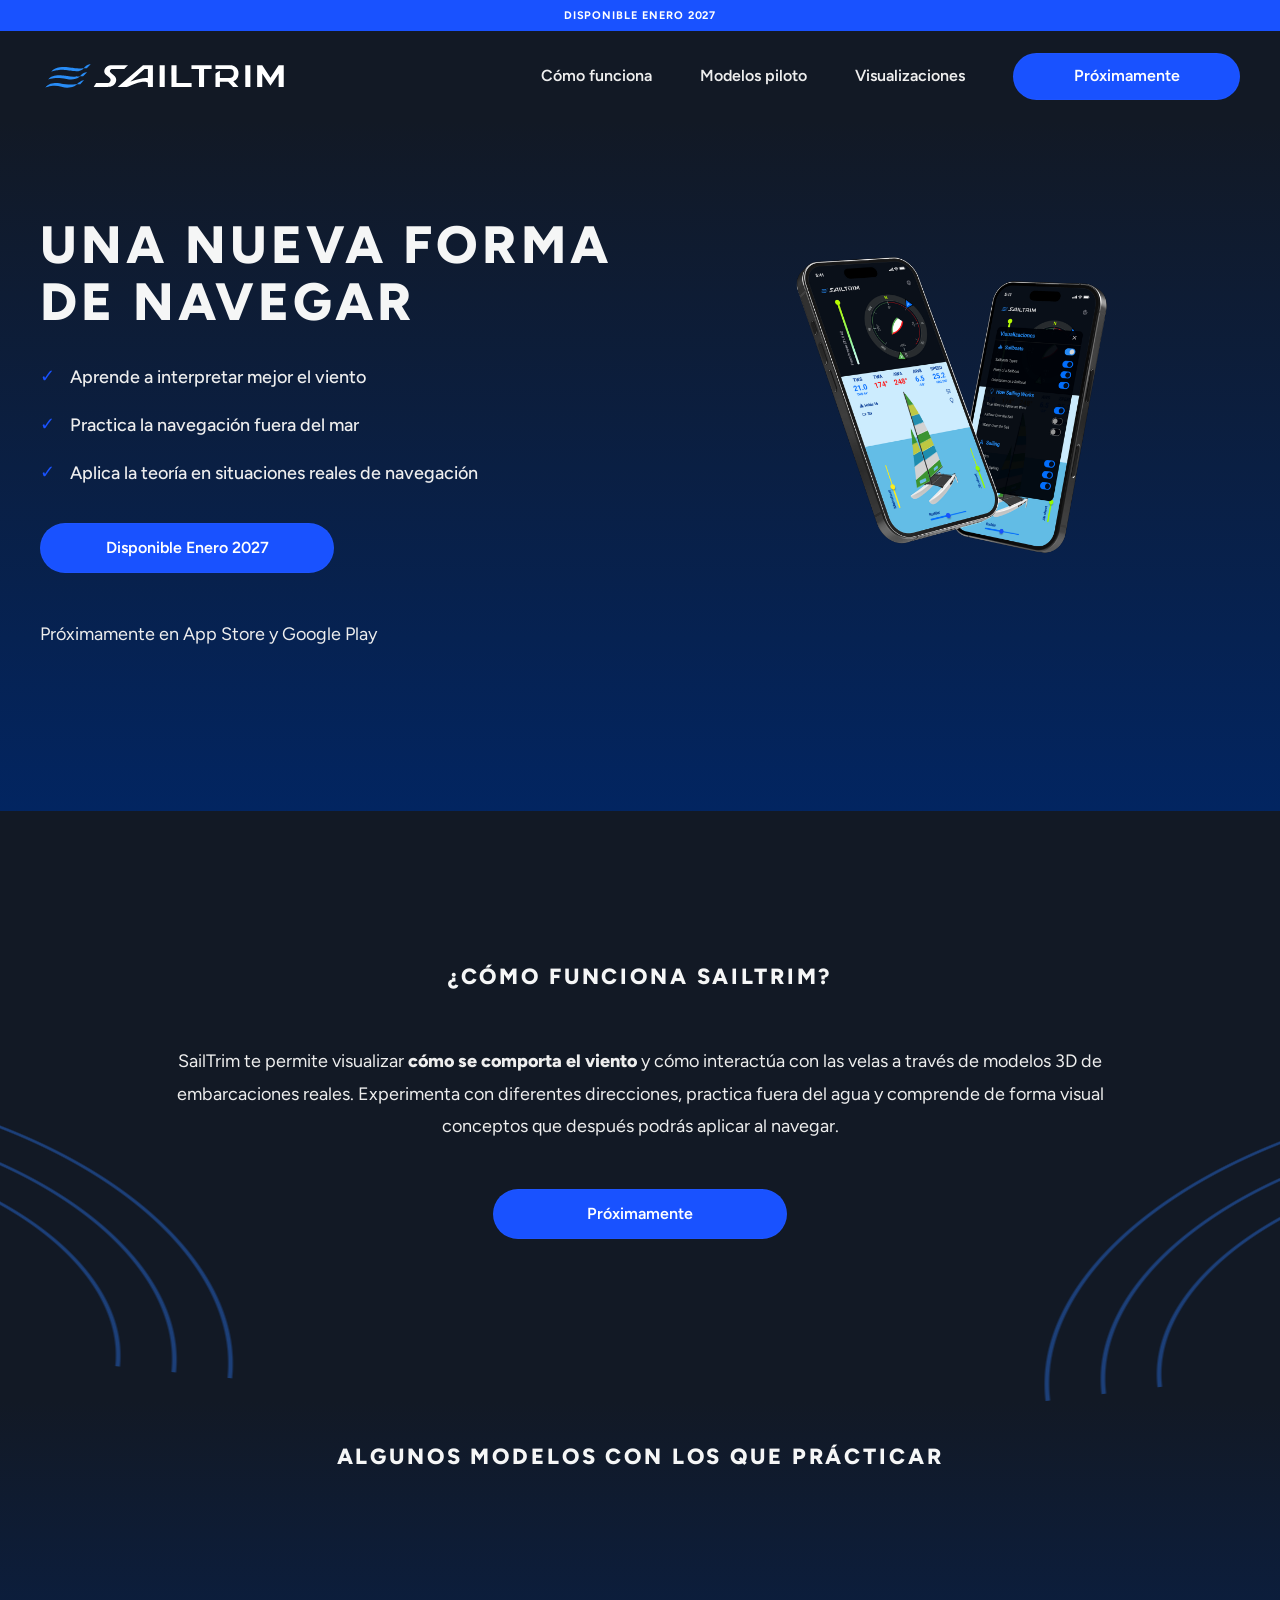
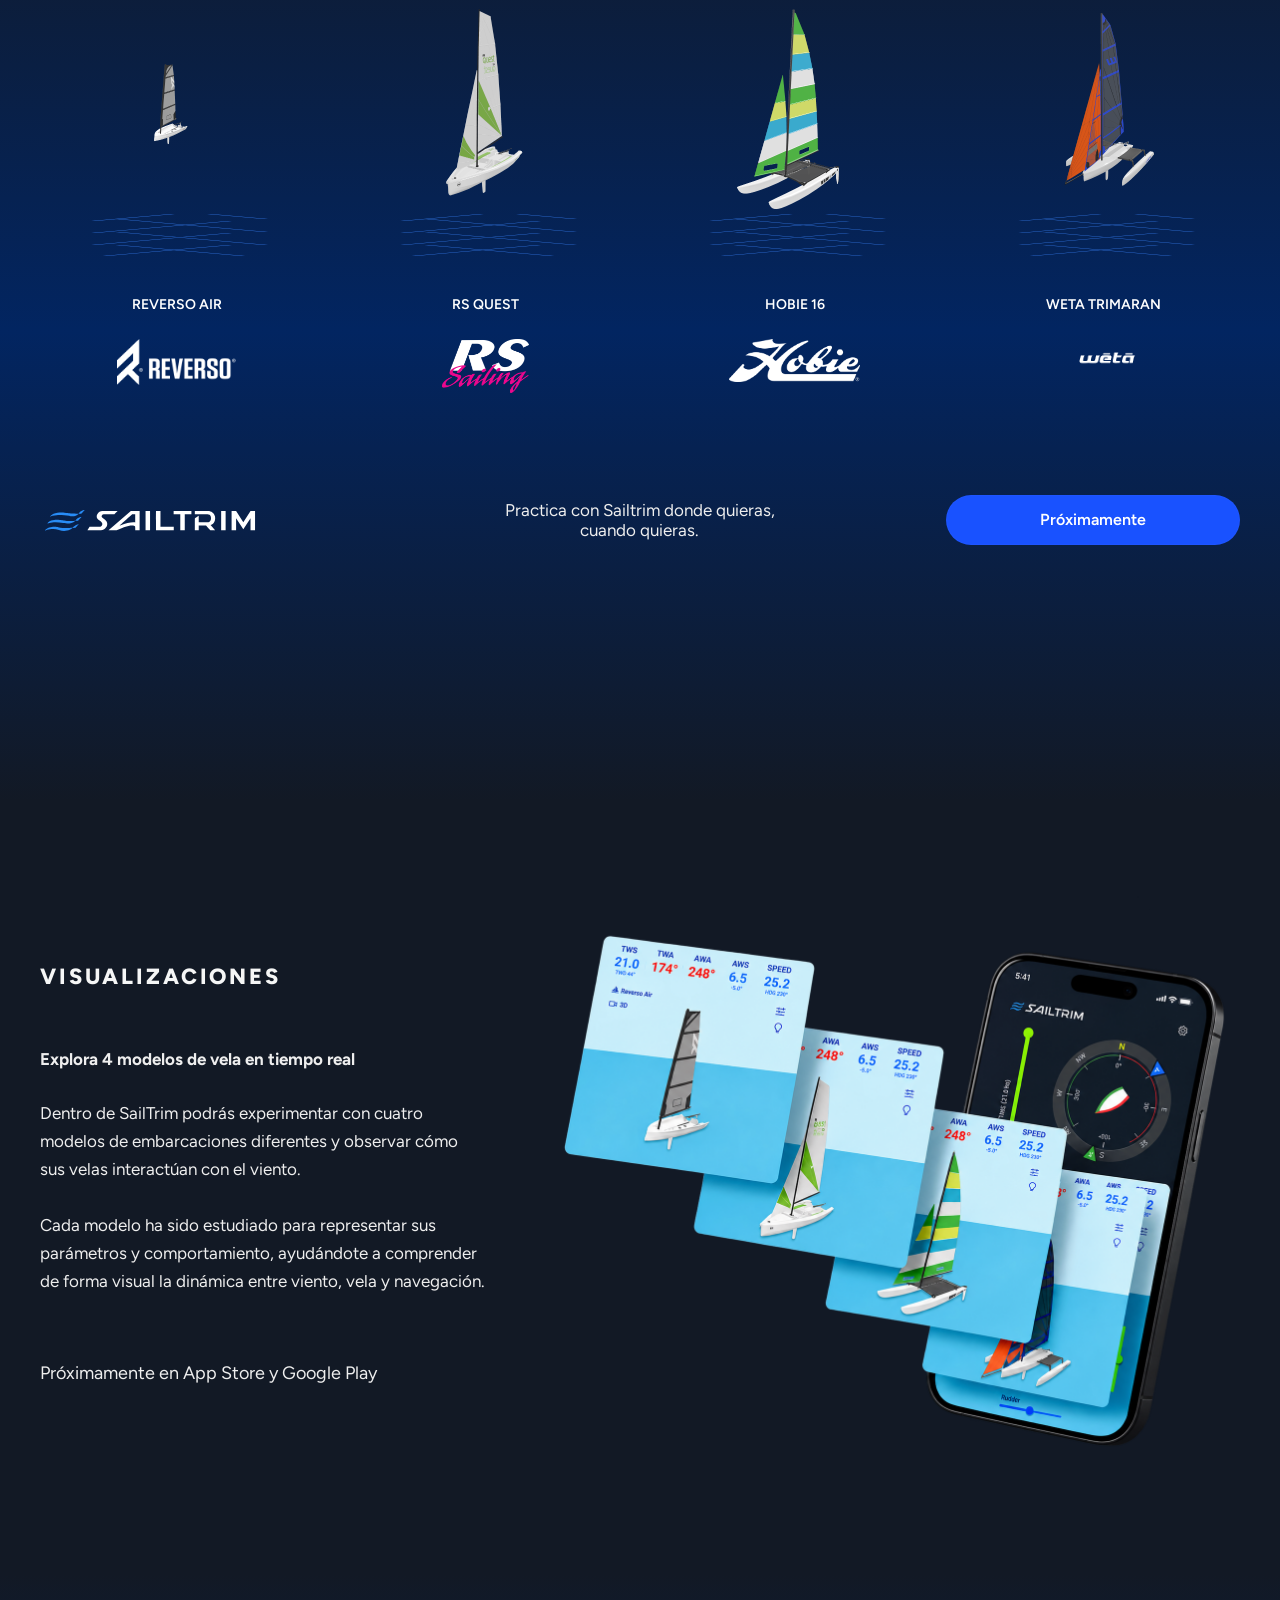
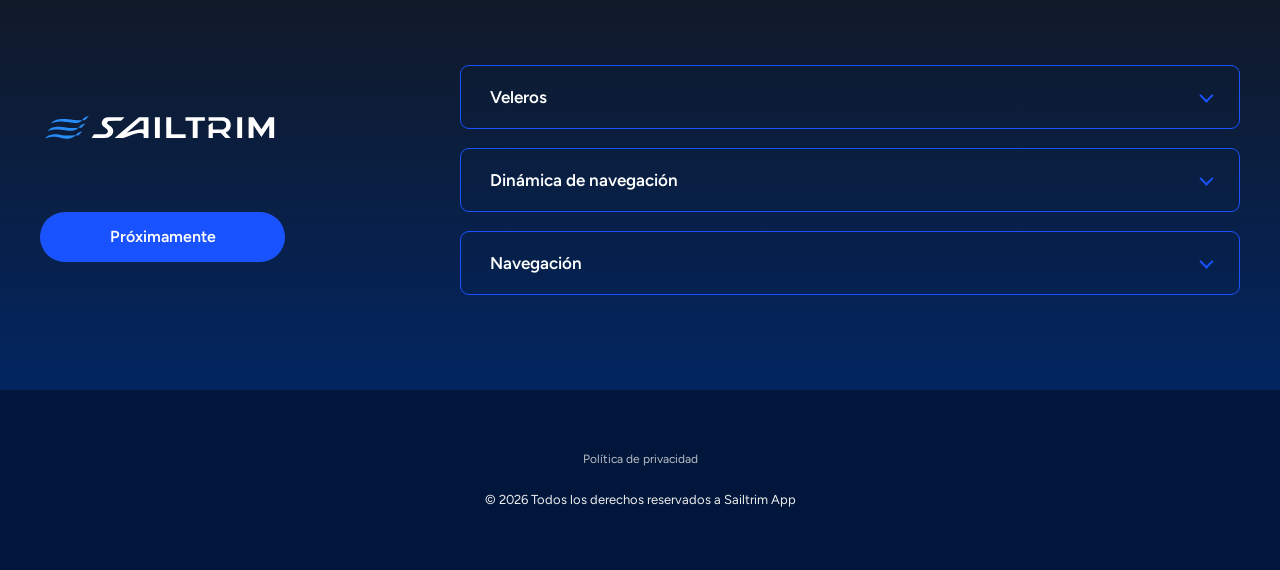
<file: index.html>
<!doctype html>
<html lang="es">
<head>
  <meta charset="utf-8">
  <meta name="viewport" content="width=device-width, initial-scale=1">
  <meta name="theme-color" content="#121925">
  <meta name="description" content="Sailtrim te ayuda a comprender de forma visual cómo interactúan el viento, las velas y el agua a través de modelos 3D de embarcaciones reales.">
  <title>Sailtrim — Una nueva forma de navegar</title>

  <link rel="icon" type="image/svg+xml" href="assets/logo.svg">
  <link rel="preconnect" href="https://fonts.googleapis.com">
  <link rel="preconnect" href="https://fonts.gstatic.com" crossorigin>
  <link href="https://fonts.googleapis.com/css2?family=Figtree:wght@400;500;600;700;800&display=swap" rel="stylesheet">
  <link rel="stylesheet" href="styles.css">
</head>
<body>
  <div class="announcement">DISPONIBLE ENERO 2027</div>

  <header class="site-header">
    <div class="container nav-wrap">
      <a class="brand" href="#top" aria-label="Sailtrim, inicio">
        <img src="assets/logo_white.svg" alt="Sailtrim">
      </a>

      <button class="menu-toggle" type="button" aria-expanded="false" aria-controls="main-nav" aria-label="Abrir menú">
        <span></span><span></span><span></span>
      </button>

      <nav id="main-nav" class="main-nav" aria-label="Navegación principal">
        <a href="#como-funciona">Cómo funciona</a>
        <a href="#modelos">Modelos piloto</a>
        <a href="#visualizaciones">Visualizaciones</a>
        <span class="button button-small" aria-disabled="true" style="cursor: default;">Próximamente</span>
      </nav>
    </div>
  </header>

  <main id="top">
    <section class="hero section-gradient">
      <div class="container hero-grid">
        <h1>UNA NUEVA FORMA<br>DE NAVEGAR</h1>

        <div class="hero-media" aria-hidden="true">
          <img src="assets/hero-phones.png" alt="">
        </div>

        <ul class="hero-points">
          <li>Aprende a interpretar mejor el viento</li>
          <li>Practica la navegación fuera del mar</li>
          <li>Aplica la teoría en situaciones reales de navegación</li>
        </ul>

        <span class="button hero-button" aria-disabled="true" style="cursor: default;">Disponible Enero 2027</span>

        <div class="store-badges" style="flex-wrap: wrap;">
          <span>Próximamente en App Store y Google Play</span>
        </div>
      </div>
    </section>

    <section id="como-funciona" class="how-section wave-section">
      <div class="container narrow center">
        <h2>¿CÓMO FUNCIONA SAILTRIM?</h2>
        <p>SailTrim te permite visualizar <strong>cómo se comporta el viento</strong> y cómo interactúa con las velas a través de modelos 3D de embarcaciones reales. Experimenta con diferentes direcciones, practica fuera del agua y comprende de forma visual conceptos que después podrás aplicar al navegar.</p>
        <span class="button" aria-disabled="true" style="cursor: default;">Próximamente</span>
      </div>
    </section>

    <section id="modelos" class="boats-section section-gradient-long">
      <div class="container">
        <h2>ALGUNOS MODELOS CON LOS QUE PRÁCTICAR</h2>

        <div class="boat-grid">
          <article class="boat-card">
            <div class="boat-image"><img src="assets/reverso-air.png" alt="Reverso Air"></div>
            <h3>REVERSO AIR</h3>
            <img class="maker-logo reverso-logo" src="assets/reverso-logo.png" alt="Reverso">
          </article>

          <article class="boat-card">
            <div class="boat-image"><img src="assets/rs-quest.png" alt="RS Quest"></div>
            <h3>RS QUEST</h3>
            <img class="maker-logo rs-logo" src="assets/rs-sailing-logo.png" alt="RS Sailing">
          </article>

          <article class="boat-card">
            <div class="boat-image"><img src="assets/hobie-16.png" alt="Hobie 16"></div>
            <h3>HOBIE 16</h3>
            <img class="maker-logo hobie-logo" src="assets/hobie-logo.png" alt="Hobie">
          </article>

          <article class="boat-card">
            <div class="boat-image"><img src="assets/weta-trimaran.png" alt="Weta Trimaran"></div>
            <h3>WETA TRIMARAN</h3>
            <img class="maker-logo weta-logo" src="assets/weta-logo.png" alt="Weta">
          </article>
        </div>

        <div class="mid-cta" id="descarga">
          <img class="mid-logo" src="assets/logo_white.svg" alt="Sailtrim">
          <p>Practica con Sailtrim donde quieras,<br>cuando quieras.</p>
          <span class="button" aria-disabled="true" style="cursor: default;">Próximamente</span>
        </div>
      </div>
    </section>

    <section id="visualizaciones" class="visual-section">
      <div class="container visual-grid">
        <div class="visual-copy">
          <h2>VISUALIZACIONES</h2>
          <h3>Explora 4 modelos de vela en tiempo real</h3>
          <p>Dentro de SailTrim podrás experimentar con cuatro modelos de embarcaciones diferentes y observar cómo sus velas interactúan con el viento.</p>
          <p>Cada modelo ha sido estudiado para representar sus parámetros y comportamiento, ayudándote a comprender de forma visual la dinámica entre viento, vela y navegación.</p>
          <div id="stores" class="store-badges visual-badges" style="flex-wrap: wrap;">
          <span>Próximamente en App Store y Google Play</span>
        </div>
        </div>

        <div class="visual-media" aria-hidden="true">
          <img src="assets/visualizations.png" alt="">
        </div>
      </div>
    </section>

    <section class="learning-section section-gradient-bottom">
      <div class="container learning-grid">
        <div class="learning-brand">
          <img src="assets/logo_white.svg" alt="Sailtrim">
          <span class="button" aria-disabled="true" style="cursor: default;">Próximamente</span>
        </div>

        <div class="accordions">
          <details>
            <summary><span>Veleros</span><span class="chevron" aria-hidden="true"></span></summary>
            <p>Conoce los distintos tipos de veleros, sus partes esenciales y cómo orientarte a bordo para entender mejor tu embarcación antes de navegar.</p>
          </details>
          <details>
            <summary><span>Dinámica de navegación</span><span class="chevron" aria-hidden="true"></span></summary>
            <p>Explora cómo el viento, las velas y el agua trabajan en conjunto para generar el movimiento del velero y hacer posible la navegación.</p>
          </details>
          <details>
            <summary><span>Navegación</span><span class="chevron" aria-hidden="true"></span></summary>
            <p>Aprende a ajustar las velas, realizar maniobras y reconocer los distintos rumbos respecto al viento para poner en práctica los fundamentos de la navegación.</p>
          </details>
        </div>
      </div>
    </section>

    <section class="mobile-download-strip">
      <div class="container">
        <div class="mobile-download-row">
          <div class="round-mark" aria-hidden="true">≋</div>
          <p>Practica Sailtrim<br>donde quieras, cuando quieras.</p>
        </div>
        <span class="button" aria-disabled="true" style="cursor: default;">Próximamente</span>
        <div class="store-badges" style="flex-wrap: wrap;">
          <span>Próximamente en App Store y Google Play</span>
        </div>
      </div>
    </section>
  </main>

  <footer class="site-footer">
    <div class="container footer-inner">
      <nav class="legal-links" aria-label="Enlaces legales">
        <a href="privacy.html">Política de privacidad</a>
      </nav>
      <p>© 2026 Todos los derechos reservados a Sailtrim App</p>
    </div>
  </footer>

  <script src="script.js"></script>
</body>
</html>
</file>
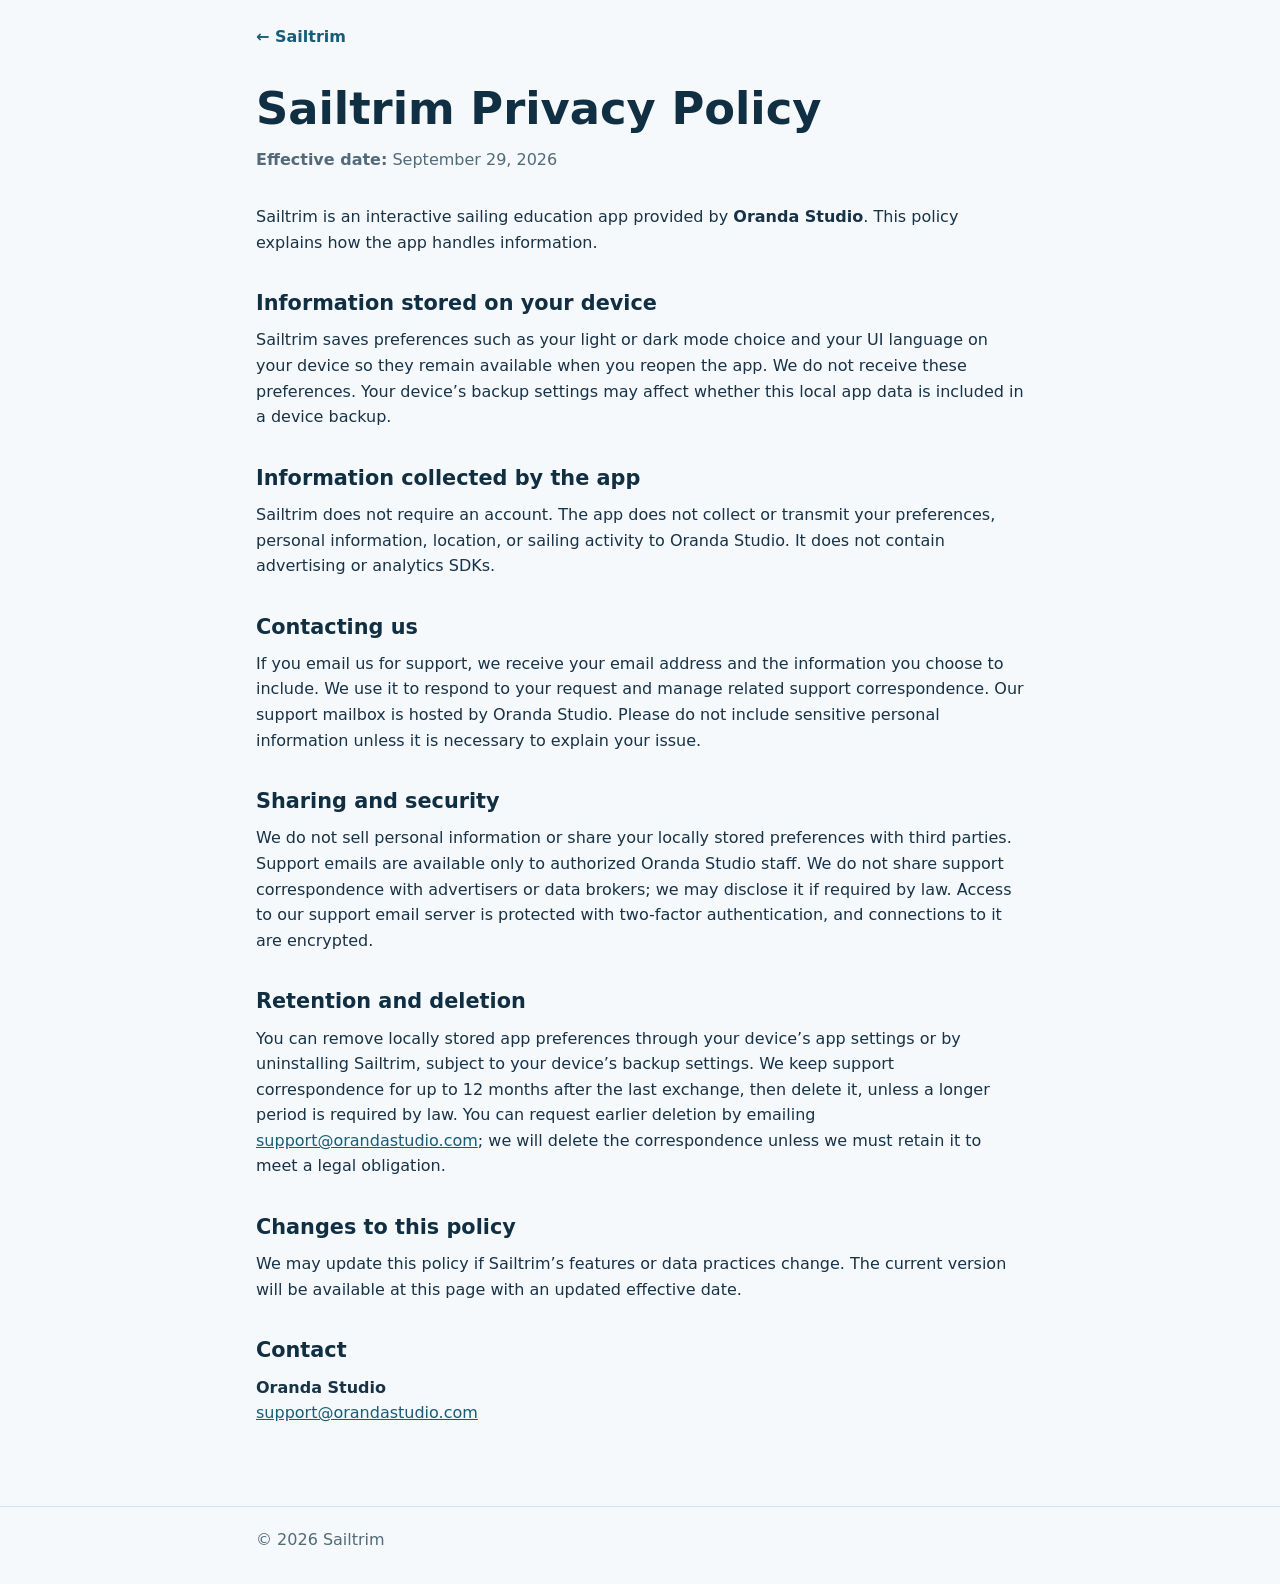
<file: privacy.html>
<!doctype html>
<html lang="en">
<head>
  <meta charset="utf-8">
  <meta name="viewport" content="width=device-width, initial-scale=1">
  <meta name="description" content="Privacy policy for the Sailtrim sailing education app.">
  <title>Privacy Policy · Sailtrim</title>

  <link rel="icon" type="image/svg+xml" href="assets/logo.svg">

<style>
    :root {
      color-scheme: light;
      font-family: system-ui, -apple-system, BlinkMacSystemFont, "Segoe UI", sans-serif;
      line-height: 1.6;
      color: #183247;
      background: #f5f9fb;
    }
    * { box-sizing: border-box; }
    body { margin: 0; }
    .container { width: min(100% - 2rem, 48rem); margin-inline: auto; }
    header { padding: 1.5rem 0 0; }
    header a { color: #175c78; font-weight: 650; text-decoration: none; }
    header a:hover, header a:focus-visible, main a:hover, main a:focus-visible { text-decoration: underline; }
    main { padding: 2rem 0 4rem; }
    h1, h2 { line-height: 1.2; color: #102f43; }
    h1 { margin: 0 0 .5rem; font-size: clamp(2rem, 5vw, 2.8rem); }
    h2 { margin: 2.25rem 0 .65rem; font-size: 1.3rem; }
    p { margin: .7rem 0 1rem; }
    .date { color: #526a79; margin-bottom: 2rem; }
    a { color: #175c78; }
    footer { border-top: 1px solid #d7e4ea; padding: 1.25rem 0 2rem; color: #526a79; }
  </style>
</head>
<body>
  <header class="container">
    <a href="index.html" aria-label="Back to Sailtrim home">← Sailtrim</a>
  </header>

  <main class="container">
    <h1>Sailtrim Privacy Policy</h1>
    <p class="date"><strong>Effective date:</strong> September 29, 2026</p>

    <p>Sailtrim is an interactive sailing education app provided by <strong>Oranda Studio</strong>. This policy explains how the app handles information.</p>

    <h2>Information stored on your device</h2>
    <p>Sailtrim saves preferences such as your light or dark mode choice and your UI language on your device so they remain available when you reopen the app. We do not receive these preferences. Your device’s backup settings may affect whether this local app data is included in a device backup.</p>

    <h2>Information collected by the app</h2>
    <p>Sailtrim does not require an account. The app does not collect or transmit your preferences, personal information, location, or sailing activity to Oranda Studio. It does not contain advertising or analytics SDKs.</p>

    <h2>Contacting us</h2>
    <p>If you email us for support, we receive your email address and the information you choose to include. We use it to respond to your request and manage related support correspondence. Our support mailbox is hosted by Oranda Studio. Please do not include sensitive personal information unless it is necessary to explain your issue.</p>

    <h2>Sharing and security</h2>
    <p>We do not sell personal information or share your locally stored preferences with third parties. Support emails are available only to authorized Oranda Studio staff. We do not share support correspondence with advertisers or data brokers; we may disclose it if required by law. Access to our support email server is protected with two-factor authentication, and connections to it are encrypted.</p>

    <h2>Retention and deletion</h2>
    <p>You can remove locally stored app preferences through your device’s app settings or by uninstalling Sailtrim, subject to your device’s backup settings. We keep support correspondence for up to 12 months after the last exchange, then delete it, unless a longer period is required by law. You can request earlier deletion by emailing <a href="mailto:support@orandastudio.com">support@orandastudio.com</a>; we will delete the correspondence unless we must retain it to meet a legal obligation.</p>

    <h2>Changes to this policy</h2>
    <p>We may update this policy if Sailtrim’s features or data practices change. The current version will be available at this page with an updated effective date.</p>

    <h2>Contact</h2>
    <p><strong>Oranda Studio</strong><br><a href="mailto:support@orandastudio.com">support@orandastudio.com</a></p>
  </main>

  <footer><div class="container">© 2026 Sailtrim</div></footer>
</body>
</html>
</file>
<file: styles.css>
:root {
  --bg: #121925;
  --blue-dark: #00163a;
  --blue-mid: #022561;
  --blue: #1952ff;
  --blue-soft: #3360ac;
  --text: #eeeeee;
  --text-strong: #f5f6f6;
  --muted: #d9dce3;
  --max: 1280px;
  --radius: 999px;
}

* { box-sizing: border-box; }
html { scroll-behavior: smooth; background: var(--bg); }
body {
  margin: 0;
  color: var(--text);
  background: var(--bg);
  font-family: "Figtree", system-ui, -apple-system, BlinkMacSystemFont, "Segoe UI", sans-serif;
  font-size: 18px;
  line-height: 1.55;
  -webkit-font-smoothing: antialiased;
  overflow-x: hidden;
}
img { display: block; max-width: 100%; }
a { color: inherit; }
button, a { -webkit-tap-highlight-color: transparent; }

.container {
  width: min(calc(100% - 80px), var(--max));
  margin-inline: auto;
}
.narrow { max-width: 940px; }
.center { text-align: center; }

.announcement {
  height: 31px;
  display: grid;
  place-items: center;
  padding-inline: 20px;
  background: var(--blue);
  color: white;
  font-size: 11px;
  line-height: 1;
  font-weight: 700;
  letter-spacing: .085em;
  text-align: center;
}

.site-header {
  height: 90px;
  background: var(--bg);
  position: relative;
  z-index: 20;
}
.nav-wrap {
  height: 100%;
  display: flex;
  align-items: center;
  justify-content: space-between;
  gap: 48px;
}
.brand img { width: 255px; height: auto; }
.main-nav {
  display: flex;
  align-items: center;
  gap: 48px;
  font-size: 16px;
  font-weight: 600;
}
.main-nav > a:not(.button) {
  text-decoration: none;
  white-space: nowrap;
  transition: opacity .2s ease;
}
.main-nav > a:not(.button):hover { opacity: .72; }
.menu-toggle { display: none; }

.button {
  display: inline-flex;
  align-items: center;
  justify-content: center;
  min-width: 294px;
  min-height: 50px;
  padding: 12px 28px;
  border: 0;
  border-radius: var(--radius);
  background: var(--blue);
  color: white;
  text-decoration: none;
  font-size: 16px;
  font-weight: 600;
  line-height: 1;
  box-shadow: 0 0 0 1px rgba(255,255,255,.02) inset;
  transition: transform .18s ease, filter .18s ease;
}
.button:hover { transform: translateY(-1px); filter: brightness(1.08); }
.button-small { min-width: 227px; min-height: 47px; }

.section-gradient {
  background: linear-gradient(180deg, var(--bg) 0%, var(--blue-mid) 100%);
}
.hero {
  min-height: 690px;
  padding: 60px 0 75px;
}
.hero-grid {
  display: grid;
  grid-template-columns: minmax(0, 1fr) minmax(480px, .95fr);
  grid-template-rows: auto auto auto auto;
  grid-template-areas:
    "heading media"
    "points media"
    "button media"
    "badges media";
  column-gap: 76px;
  align-items: start;
}
.hero h1 {
  grid-area: heading;
  margin: 36px 0 34px;
  color: var(--text-strong);
  font-size: clamp(46px, 4.1vw, 64px);
  line-height: 1.08;
  letter-spacing: .08em;
  font-weight: 800;
}
.hero-media {
  grid-area: media;
  align-self: center;
  justify-self: end;
  width: min(100%, 600px);
  margin-top: -24px;
}
.hero-media img { width: 100%; }
.hero-points {
  grid-area: points;
  list-style: none;
  margin: 0 0 35px;
  padding: 0;
  display: grid;
  gap: 20px;
  font-size: 18px;
  font-weight: 500;
}
.hero-points li {
  position: relative;
  padding-left: 30px;
}
.hero-points li::before {
  content: "✓";
  position: absolute;
  left: 0;
  top: -1px;
  color: var(--blue);
  font-weight: 700;
}
.hero-button { grid-area: button; justify-self: start; margin-bottom: 48px; }
.store-badges {
  grid-area: badges;
  display: flex;
  align-items: center;
  gap: 34px;
}
.store-badges a { display: block; }
.store-badges img { width: auto; height: 47px; }

.how-section {
  min-height: 590px;
  display: flex;
  align-items: center;
  padding: 92px 0 102px;
  position: relative;
  isolation: isolate;
  background: var(--bg);
  overflow: hidden;
}
.wave-section::before,
.wave-section::after {
  content: "";
  position: absolute;
  width: 470px;
  height: 260px;
  opacity: .55;
  background:
    radial-gradient(120% 120% at 0 100%, transparent 60%, #255ebc 60.4% 60.8%, transparent 61.2%),
    radial-gradient(120% 120% at 0 100%, transparent 70%, #255ebc 70.4% 70.8%, transparent 71.2%),
    radial-gradient(120% 120% at 0 100%, transparent 80%, #255ebc 80.4% 80.8%, transparent 81.2%);
  pointer-events: none;
  z-index: -1;
}
.wave-section::before { left: -210px; bottom: 45px; transform: rotate(6deg); }
.wave-section::after { right: -205px; bottom: 26px; transform: scaleX(-1) rotate(7deg); }
.how-section h2,
.boats-section > .container > h2,
.visual-copy h2 {
  margin: 0;
  color: var(--text-strong);
  font-size: 22px;
  line-height: 1.25;
  letter-spacing: .13em;
  font-weight: 800;
}
.how-section p {
  margin: 55px auto 47px;
  max-width: 930px;
  font-size: 18px;
  line-height: 1.8;
}
.how-section strong { font-weight: 800; }

.section-gradient-long {
  background: linear-gradient(180deg, var(--bg) 0%, var(--blue-mid) 53%, var(--bg) 100%);
}
.boats-section {
  padding: 42px 0 110px;
  min-height: 1000px;
}
.boats-section > .container > h2 {
  text-align: center;
  margin-bottom: 60px;
}
.boat-grid {
  display: grid;
  grid-template-columns: repeat(4, minmax(0, 1fr));
  gap: 36px;
}
.boat-card {
  min-width: 0;
  text-align: center;
  display: flex;
  flex-direction: column;
  align-items: center;
}
.boat-image {
  width: 100%;
  height: 350px;
  display: grid;
  place-items: center;
  position: relative;
}
.boat-image::after {
  content: "";
  position: absolute;
  left: 7%;
  right: 7%;
  bottom: 25px;
  height: 42px;
  opacity: .55;
  background:
    linear-gradient(175deg, transparent 44%, #255ebc 45% 47%, transparent 48%) 0 7px / 100% 12px,
    linear-gradient(185deg, transparent 44%, #255ebc 45% 47%, transparent 48%) 0 18px / 100% 13px;
}
.boat-image img {
  max-width: 94%;
  max-height: 345px;
  position: relative;
  z-index: 1;
  object-fit: contain;
}
.boat-card h3 {
  margin: 13px 0 24px;
  color: white;
  font-size: 14px;
  font-weight: 600;
}
.maker-logo { object-fit: contain; height: 46px; width: auto; }
.rs-logo { height: 54px; }
.hobie-logo { height: 43px; }
.weta-logo { height: 38px; }

.mid-cta {
  margin-top: 100px;
  display: grid;
  grid-template-columns: 1fr 1fr 1fr;
  align-items: center;
  gap: 40px;
}
.mid-logo { width: 225px; justify-self: start; }
.mid-cta p {
  margin: 0;
  text-align: center;
  font-size: 17px;
  line-height: 1.2;
}
.mid-cta .button { justify-self: end; }

.visual-section {
  padding: 95px 0 120px;
  background: var(--bg);
}
.visual-grid {
  display: grid;
  grid-template-columns: minmax(0, .78fr) minmax(500px, 1.22fr);
  align-items: center;
  gap: 55px;
}
.visual-copy { max-width: 520px; }
.visual-copy h2 { margin-bottom: 56px; }
.visual-copy h3 {
  margin: 0 0 26px;
  font-size: 17px;
  font-weight: 700;
}
.visual-copy p {
  margin: 0 0 28px;
  line-height: 1.65;
  font-size: 17px;
}
.visual-badges { margin-top: 65px; }
.visual-media img { width: 100%; }

.section-gradient-bottom {
  background: linear-gradient(180deg, var(--bg) 0%, var(--blue-mid) 100%);
}
.learning-section { padding: 90px 0 95px; }
.learning-grid {
  display: grid;
  grid-template-columns: 340px minmax(0, 1fr);
  gap: 80px;
  align-items: center;
}
.learning-brand {
  display: flex;
  flex-direction: column;
  align-items: flex-start;
  gap: 55px;
}
.learning-brand img { width: 245px; }
.learning-brand .button { min-width: 245px; }
.accordions { display: grid; gap: 19px; }
details {
  border: 1px solid var(--blue);
  border-radius: 9px;
  overflow: hidden;
  background: rgba(8, 30, 69, .11);
}
summary {
  min-height: 62px;
  padding: 0 29px;
  display: flex;
  align-items: center;
  justify-content: space-between;
  gap: 20px;
  color: white;
  cursor: pointer;
  list-style: none;
  font-size: 17px;
  font-weight: 600;
}
summary::-webkit-details-marker { display: none; }
.chevron {
  width: 10px;
  height: 10px;
  border-right: 2px solid var(--blue);
  border-bottom: 2px solid var(--blue);
  transform: rotate(45deg) translateY(-2px);
  transition: transform .2s ease;
}
details[open] .chevron { transform: rotate(225deg) translate(-2px,-2px); }
details p {
  margin: 0;
  padding: 0 29px 25px;
  color: var(--muted);
  font-size: 16px;
  line-height: 1.55;
}

.mobile-download-strip { display: none; }
.site-footer {
  min-height: 180px;
  display: grid;
  align-items: center;
  background: var(--blue-dark);
}
.footer-inner {
  text-align: center;
  font-size: 13px;
}
.footer-inner p { margin: 0; }
.legal-links {
  display: flex;
  justify-content: center;
  gap: 28px;
  margin-bottom: 22px;
  font-size: 12px;
}
.legal-links a { text-decoration: none; opacity: .78; }
.legal-links a:hover { opacity: 1; }

@media (max-width: 1100px) {
  .container { width: min(calc(100% - 48px), var(--max)); }
  .main-nav { gap: 25px; }
  .brand img { width: 220px; }
  .button-small { min-width: 185px; }
  .hero-grid { grid-template-columns: minmax(0, 1fr) minmax(400px, .9fr); gap: 40px; }
  .boat-grid { gap: 18px; }
  .boat-image { height: 290px; }
  .visual-grid { grid-template-columns: minmax(0, .8fr) minmax(440px, 1.2fr); }
}

@media (max-width: 820px) {
  body { font-size: 15px; }
  .container { width: min(calc(100% - 34px), 680px); }
  .announcement {
    height: 23px;
    padding-inline: 6px;
    font-size: 7.5px;
    letter-spacing: .075em;
  }
  .site-header { height: 63px; }
  .brand img { width: 127px; }
  .menu-toggle {
    width: 38px;
    height: 38px;
    padding: 9px;
    display: flex;
    flex-direction: column;
    justify-content: center;
    gap: 4px;
    border: 0;
    background: transparent;
    cursor: pointer;
  }
  .menu-toggle span { display: block; height: 2px; background: white; border-radius: 2px; }
  .main-nav {
    position: absolute;
    top: 63px;
    left: 0;
    right: 0;
    padding: 20px 18px 24px;
    background: rgba(18,25,37,.98);
    border-top: 1px solid rgba(255,255,255,.08);
    display: none;
    flex-direction: column;
    align-items: stretch;
    gap: 8px;
    box-shadow: 0 20px 45px rgba(0,0,0,.25);
  }
  .main-nav.open { display: flex; }
  .main-nav > a:not(.button) { padding: 10px 6px; }
  .main-nav .button { margin-top: 6px; width: 100%; }

  .button { min-width: 0; width: 100%; min-height: 43px; font-size: 12px; }

  .hero {
    min-height: 0;
    padding: 26px 0 60px;
  }
  .hero-grid {
    display: grid;
    grid-template-columns: 1fr;
    grid-template-areas:
      "heading"
      "media"
      "points"
      "button"
      "badges";
    gap: 0;
  }
  .hero h1 {
    margin: 4px 0 13px;
    text-align: center;
    font-size: 23px;
    line-height: 1.12;
    letter-spacing: .09em;
  }
  .hero-media {
    width: min(100%, 355px);
    margin: -14px auto 0;
    justify-self: center;
  }
  .hero-points {
    margin: 0 auto 25px;
    width: min(100%, 365px);
    gap: 12px;
    font-size: 13px;
  }
  .hero-points li { padding-left: 22px; }
  .hero-button { margin: 0 auto 24px; width: min(100%, 328px); justify-self: center; }
  .store-badges {
    justify-content: space-between;
    width: 100%;
    gap: 18px;
  }
  .store-badges img { height: 31px; max-width: 145px; }

  .how-section {
    min-height: 0;
    padding: 67px 0 66px;
  }
  .how-section h2,
  .boats-section > .container > h2,
  .visual-copy h2 {
    font-size: 15px;
    letter-spacing: .11em;
  }
  .how-section p {
    margin: 31px auto 32px;
    font-size: 13px;
    line-height: 1.55;
  }
  .how-section .button { width: min(100%, 328px); }
  .wave-section::before,
  .wave-section::after { width: 230px; height: 150px; opacity: .45; }
  .wave-section::before { left: -132px; bottom: 8px; }
  .wave-section::after { right: -135px; bottom: 6px; }

  .boats-section { padding: 56px 0 72px; }
  .boats-section > .container > h2 {
    max-width: 300px;
    margin: 0 auto 34px;
    line-height: 1.45;
  }
  .boat-grid { grid-template-columns: 1fr; gap: 34px; }
  .boat-image { height: 350px; }
  .boat-image img { max-height: 340px; max-width: 88%; }
  .boat-image::after { left: 8%; right: 8%; bottom: 18px; }
  .boat-card h3 { margin: 10px 0 15px; font-size: 11px; }
  .maker-logo { height: 34px; }
  .rs-logo { height: 39px; }
  .hobie-logo { height: 31px; }
  .weta-logo { height: 29px; }
  .mid-cta {
    margin-top: 65px;
    grid-template-columns: 1fr;
    gap: 22px;
    justify-items: center;
  }
  .mid-logo { display: none; }
  .mid-cta p { font-size: 12px; }
  .mid-cta .button { justify-self: center; width: min(100%, 328px); }

  .visual-section { padding: 67px 0 78px; }
  .visual-grid { grid-template-columns: 1fr; gap: 35px; }
  .visual-copy { max-width: none; }
  .visual-copy h2 { margin-bottom: 30px; text-align: center; }
  .visual-copy h3 { margin-bottom: 20px; font-size: 12px; }
  .visual-copy p { margin-bottom: 17px; font-size: 12px; line-height: 1.52; }
  .visual-badges { display: none; }
  .visual-media { width: calc(100% + 10px); margin-left: -5px; }

  .learning-section { padding: 0 0 60px; }
  .learning-grid { grid-template-columns: 1fr; gap: 50px; }
  .learning-brand { order: 2; align-items: center; gap: 28px; }
  .learning-brand img { width: 205px; }
  .learning-brand .button { width: min(100%, 328px); }
  .accordions { order: 1; gap: 14px; }
  details { border-radius: 6px; }
  summary { min-height: 44px; padding: 0 15px; font-size: 12px; }
  details p { padding: 0 15px 18px; font-size: 11.5px; line-height: 1.5; }

  .mobile-download-strip {
    display: block;
    padding: 0 0 35px;
    background: var(--blue-mid);
  }
  .mobile-download-row {
    display: flex;
    align-items: center;
    justify-content: center;
    gap: 14px;
    margin-bottom: 17px;
  }
  .mobile-download-row p { margin: 0; font-size: 11px; line-height: 1.2; }
  .round-mark {
    width: 37px;
    height: 37px;
    border-radius: 50%;
    background: var(--blue);
    display: grid;
    place-items: center;
    color: white;
    font-size: 27px;
    line-height: 1;
  }
  .mobile-download-strip .button { width: min(100%, 328px); margin: 0 auto 18px; display: flex; }
  .mobile-download-strip .store-badges { width: min(100%, 340px); margin-inline: auto; }

  .site-footer { min-height: 170px; }
  .footer-inner { font-size: 9px; }
  .legal-links {
    margin: 0 auto 30px;
    max-width: 330px;
    display: grid;
    gap: 8px;
    font-size: 10px;
  }
}

@media (max-width: 430px) {
  .container { width: calc(100% - 30px); }
  .boat-image { height: 330px; }
  .hero-media { width: 330px; max-width: 100%; }
  .store-badges img { height: 28px; }
}

@media (prefers-reduced-motion: reduce) {
  html { scroll-behavior: auto; }
  *, *::before, *::after { transition: none !important; }
}
</file>
